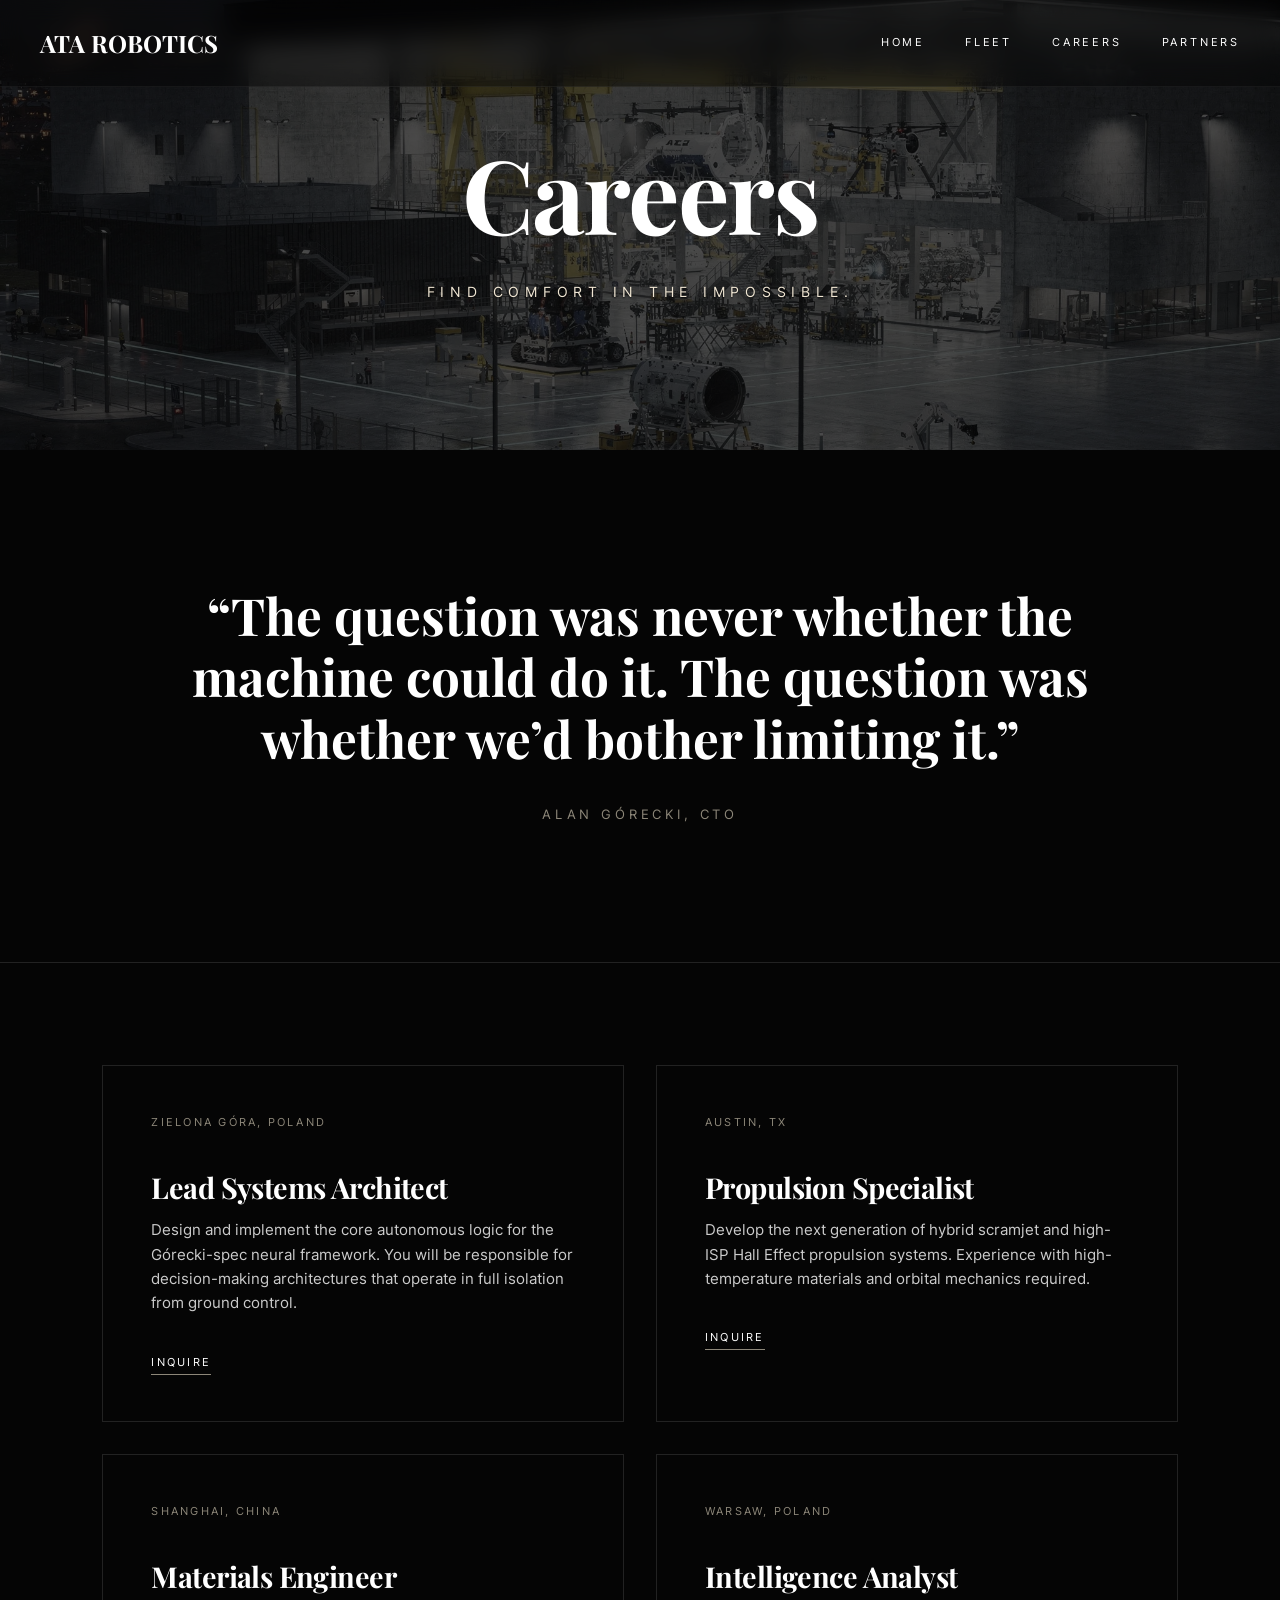
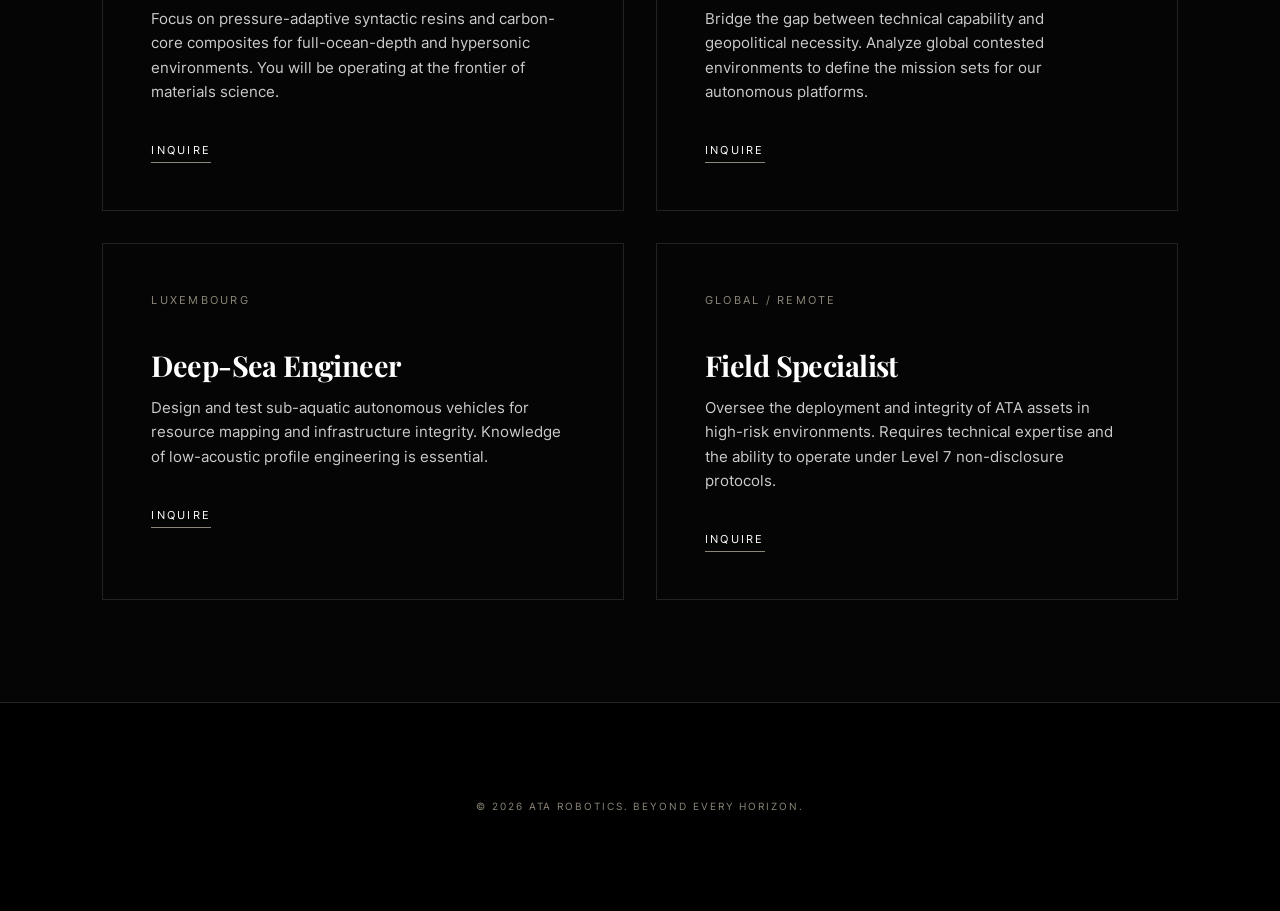
<file: careers/index.html>
<!DOCTYPE html>
<html lang="en">
<head>
    <meta charset="UTF-8">
    <meta name="viewport" content="width=device-width, initial-scale=1.0">
    <title>Careers | ATA Robotics</title>
    
    <!-- Meta -->
    <meta name="description" content="Join ATA Robotics. Building autonomous systems for the final frontiers.">
    
    <!-- Favicon -->
    <link rel="icon" type="image/svg+xml" href="../src/img/favicon.svg">
    
    <!-- Styles -->
    <link rel="stylesheet" href="../src/css/main.css">
    
    <!-- External Scripts -->
    <script src="../src/js/lucide.min.js"></script>
    <style>
        .jobs-grid {
            display: grid;
            grid-template-columns: repeat(auto-fill, minmax(400px, 1fr));
            gap: 2rem;
            padding: 8vw;
            background: #050505;
        }

        .job-card {
            border: 1px solid var(--accent);
            padding: 3rem;
            transition: border-color 0.5s var(--transition);
        }

        .job-card:hover {
            border-color: var(--dim);
        }

        .job-card h3 {
            font-size: 1.8rem;
            margin-bottom: 0.5rem;
        }

        .job-location {
            font-size: 0.7rem;
            text-transform: uppercase;
            letter-spacing: 0.2em;
            color: var(--dim);
            margin-bottom: 2rem;
            display: block;
        }

        .job-card p {
            font-size: 0.95rem;
            color: #ccc;
            margin-bottom: 2rem;
            line-height: 1.6;
        }

        .apply-btn {
            font-size: 0.7rem;
            text-transform: uppercase;
            letter-spacing: 0.2em;
            color: #fff;
            text-decoration: none;
            border-bottom: 1px solid var(--dim);
            padding-bottom: 5px;
            transition: border-color 0.3s;
        }

        .apply-btn:hover {
            border-color: #fff;
        }

        @media (max-width: 600px) {
            .jobs-grid { grid-template-columns: 1fr; padding: 4rem 2rem; }
        }
    </style>
</head>
<body>

    <nav>
        <a href="../" class="logo">ATA ROBOTICS</a>
        <div class="nav-links">
            <a href="../">Home</a>
            <a href="../fleet/">Fleet</a>
            <a href="../careers/">Careers</a>
            <a href="../partners/">Partners</a>
        </div>
    </nav>

    <header class="hero" style="height: 50vh; background-attachment: scroll; background-image: linear-gradient(rgba(0,0,0,0.7), rgba(0,0,0,0.7)), url('../src/img/facility_compressed.webp');">
        <h1>Careers</h1>
        <p>Find comfort in the impossible.</p>
    </header>

    <section class="manifesto-callout" style="border-top: none;">
        <blockquote>&ldquo;The question was never whether the machine could do it. The question was whether we&rsquo;d bother limiting it.&rdquo;</blockquote>
        <cite>Alan Górecki, CTO</cite>
    </section>

    <div class="jobs-grid">
        <!-- Lead Systems Architect -->
        <div class="job-card">
            <span class="job-location">Zielona Góra, Poland</span>
            <h3>Lead Systems Architect</h3>
            <p>Design and implement the core autonomous logic for the Górecki-spec neural framework. You will be responsible for decision-making architectures that operate in full isolation from ground control.</p>
            <a href="mailto:careers@ata.robotics" class="apply-btn">Inquire</a>
        </div>

        <!-- Propulsion Specialist -->
        <div class="job-card">
            <span class="job-location">Austin, TX</span>
            <h3>Propulsion Specialist</h3>
            <p>Develop the next generation of hybrid scramjet and high-ISP Hall Effect propulsion systems. Experience with high-temperature materials and orbital mechanics required.</p>
            <a href="mailto:careers@ata.robotics" class="apply-btn">Inquire</a>
        </div>

        <!-- Materials Engineer -->
        <div class="job-card">
            <span class="job-location">Shanghai, China</span>
            <h3>Materials Engineer</h3>
            <p>Focus on pressure-adaptive syntactic resins and carbon-core composites for full-ocean-depth and hypersonic environments. You will be operating at the frontier of materials science.</p>
            <a href="mailto:careers@ata.robotics" class="apply-btn">Inquire</a>
        </div>

        <!-- Operational Intelligence Analyst -->
        <div class="job-card">
            <span class="job-location">Warsaw, Poland</span>
            <h3>Intelligence Analyst</h3>
            <p>Bridge the gap between technical capability and geopolitical necessity. Analyze global contested environments to define the mission sets for our autonomous platforms.</p>
            <a href="mailto:careers@ata.robotics" class="apply-btn">Inquire</a>
        </div>

        <!-- Deep-Sea Robotics Engineer -->
        <div class="job-card">
            <span class="job-location">Luxembourg</span>
            <h3>Deep-Sea Engineer</h3>
            <p>Design and test sub-aquatic autonomous vehicles for resource mapping and infrastructure integrity. Knowledge of low-acoustic profile engineering is essential.</p>
            <a href="mailto:careers@ata.robotics" class="apply-btn">Inquire</a>
        </div>

        <!-- Field Integrity Specialist -->
        <div class="job-card">
            <span class="job-location">Global / Remote</span>
            <h3>Field Specialist</h3>
            <p>Oversee the deployment and integrity of ATA assets in high-risk environments. Requires technical expertise and the ability to operate under Level 7 non-disclosure protocols.</p>
            <a href="mailto:careers@ata.robotics" class="apply-btn">Inquire</a>
        </div>
    </div>

    <footer>
        <p class="copyright">&copy; 2026 ATA ROBOTICS. BEYOND EVERY HORIZON.</p>
    </footer>

    <!-- Scripts -->
    <script src="../src/js/icons.js"></script>
    <script src="../src/js/main.js"></script>
</body>
</html>
</file>
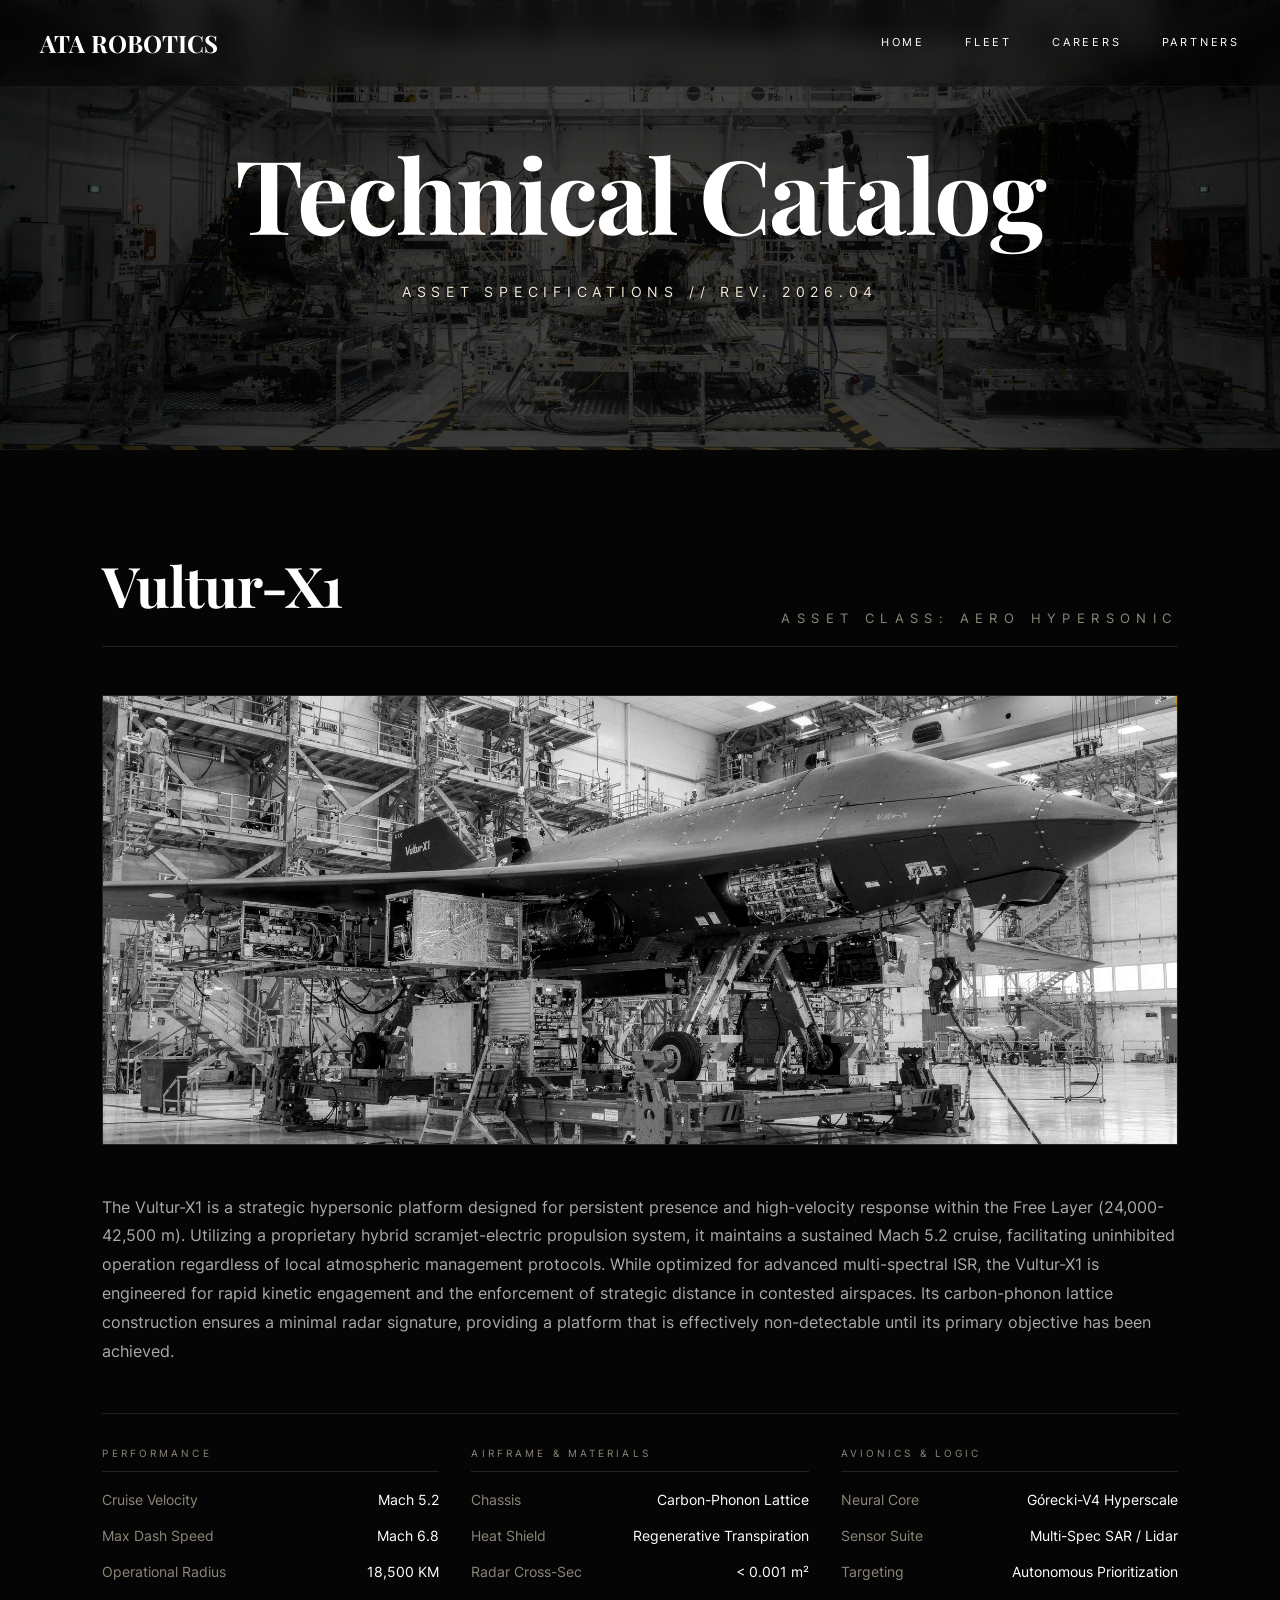
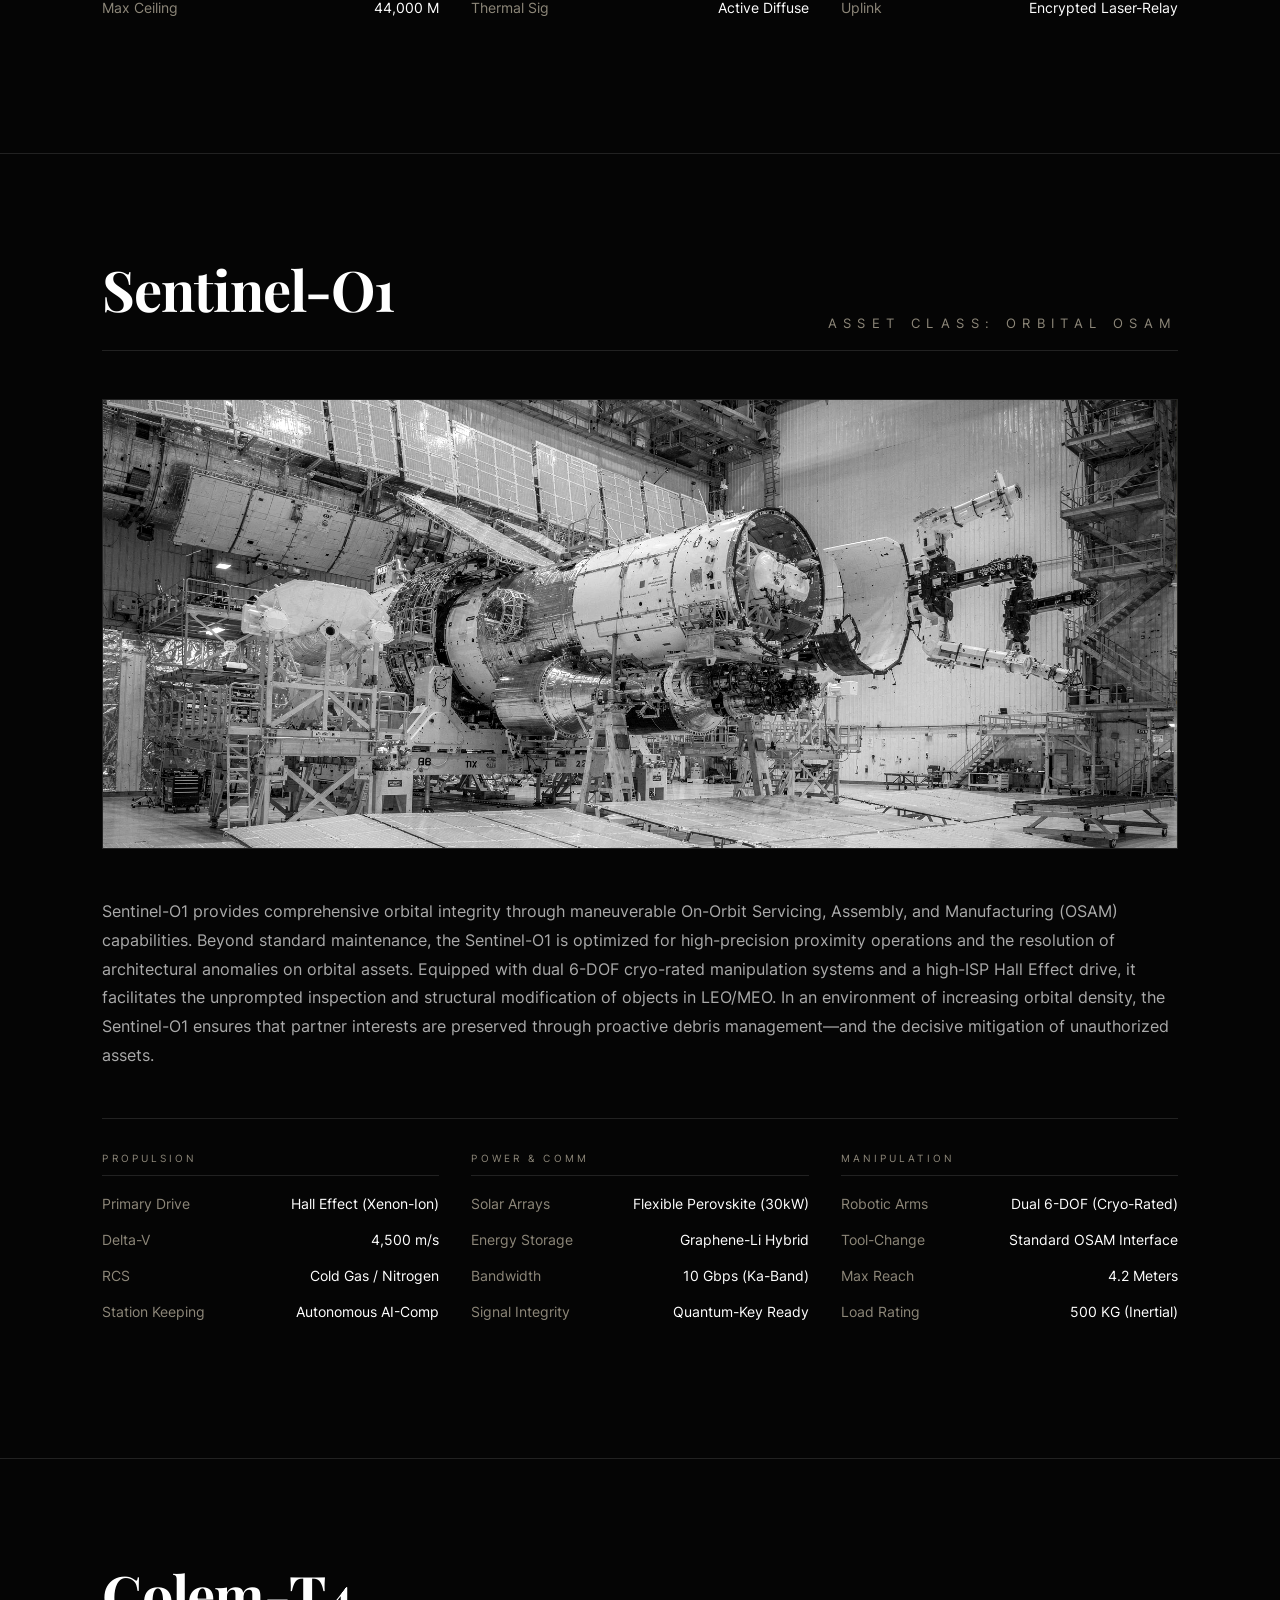
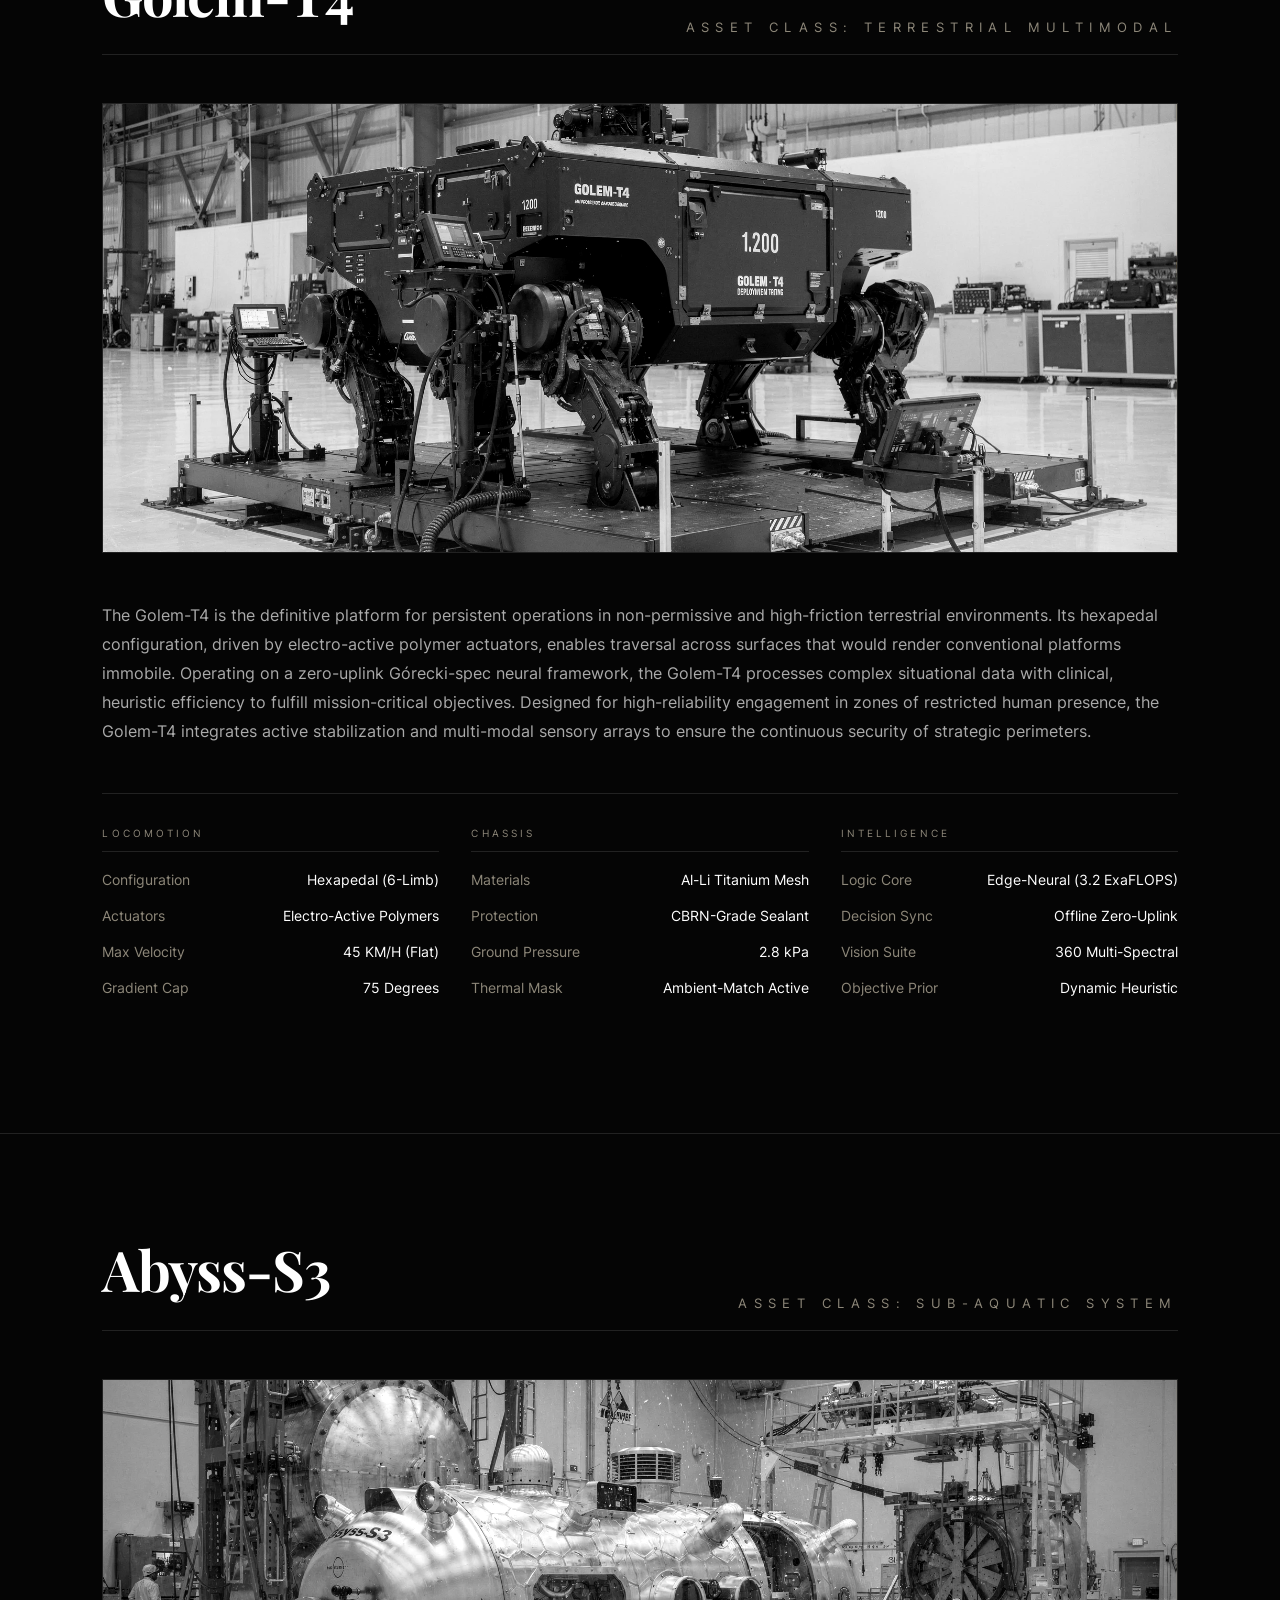
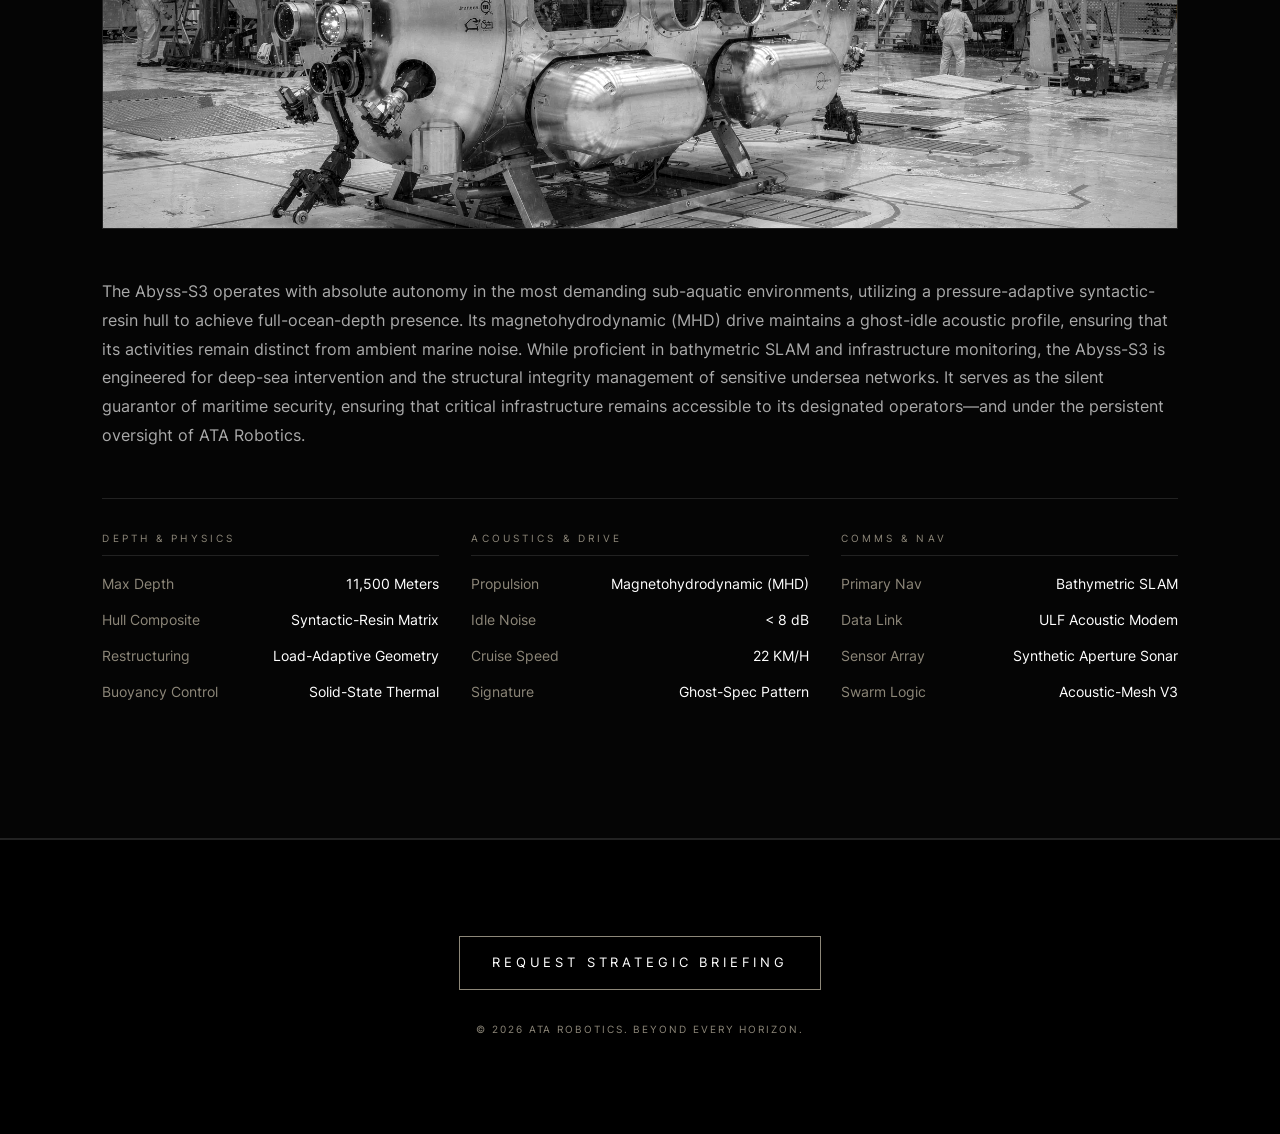
<file: fleet/index.html>
<!DOCTYPE html>
<html lang="en">
<head>
    <meta charset="UTF-8">
    <meta name="viewport" content="width=device-width, initial-scale=1.0">
    <title>Fleet | ATA Robotics</title>
    
    <!-- Meta -->
    <meta name="description" content="Technical catalog for the ATA Robotics autonomous fleet. Detailed asset specifications for the 2026 horizon.">
    
    <!-- Favicon -->
    <link rel="icon" type="image/svg+xml" href="../src/img/favicon.svg">
    
    <!-- Styles -->
    <link rel="stylesheet" href="../src/css/main.css">
    
    <!-- External Scripts -->
    <script src="../src/js/lucide.min.js"></script>
    <style>
        .spec-grid {
            display: grid;
            grid-template-columns: repeat(auto-fit, minmax(300px, 1fr));
            gap: 2rem;
            margin-top: 3rem;
            border-top: 1px solid var(--accent);
            padding-top: 2rem;
        }

        .spec-category {
            margin-bottom: 2rem;
        }

        .spec-category h4 {
            font-size: 0.65rem;
            text-transform: uppercase;
            letter-spacing: 0.3em;
            color: var(--dim);
            margin-bottom: 1rem;
            border-bottom: 1px solid var(--accent);
            padding-bottom: 0.5rem;
        }

        .spec-category ul {
            list-style: none;
        }

        .spec-category li {
            font-size: 0.9rem;
            margin-bottom: 0.8rem;
            display: flex;
            justify-content: space-between;
            color: #ccc;
        }

        .spec-category li span:first-child {
            color: var(--dim);
        }

        .spec-category li span:last-child {
            font-weight: 600;
            color: #fff;
        }

        .asset-header {
            display: flex;
            justify-content: space-between;
            align-items: flex-end;
            margin-bottom: 3rem;
            border-bottom: 1px solid var(--accent);
            padding-bottom: 1rem;
        }

        .asset-header h2 {
            font-size: 3.5rem;
            margin-bottom: 0;
        }

        .asset-code {
            font-family: 'Inter', sans-serif;
            font-size: 0.8rem;
            letter-spacing: 0.5em;
            color: var(--dim);
            text-transform: uppercase;
        }

        .technical-block {
            background: #050505;
            padding: 10vh 8vw;
            border-bottom: 1px solid var(--accent);
        }

        @media (max-width: 900px) {
            .asset-header { flex-direction: column; align-items: flex-start; gap: 1rem; }
            .asset-header h2 { font-size: 2.5rem; }
        }
    </style>
</head>
<body>

    <nav>
        <a href="../" class="logo">ATA ROBOTICS</a>
        <div class="nav-links">
            <a href="../">Home</a>
            <a href="../fleet/">Fleet</a>
            <a href="../careers/">Careers</a>
            <a href="../partners/">Partners</a>
        </div>
    </nav>

    <header class="hero" style="height: 50vh; background-attachment: scroll; background-image: linear-gradient(rgba(0,0,0,0.7), rgba(0,0,0,0.7)), url('../src/img/assembly_facility_compressed.webp');">
        <h1>Technical Catalog</h1>
        <p>Asset Specifications // Rev. 2026.04</p>
    </header>

    <!-- Vultur-X1 -->
    <section class="technical-block" id="aero">
        <div class="asset-header">
            <h2>Vultur-X1</h2>
            <div class="asset-code">Asset Class: Aero Hypersonic</div>
        </div>
        <div class="asset-image" style="background-image: url('../src/img/vultur_fresh_compressed.webp');"></div>
        <p style="color: #aaa; margin-bottom: 3rem; line-height: 1.8;">The Vultur-X1 is a strategic hypersonic platform designed for persistent presence and high-velocity response within the Free Layer (24,000-42,500 m). Utilizing a proprietary hybrid scramjet-electric propulsion system, it maintains a sustained Mach 5.2 cruise, facilitating uninhibited operation regardless of local atmospheric management protocols. While optimized for advanced multi-spectral ISR, the Vultur-X1 is engineered for rapid kinetic engagement and the enforcement of strategic distance in contested airspaces. Its carbon-phonon lattice construction ensures a minimal radar signature, providing a platform that is effectively non-detectable until its primary objective has been achieved.</p>
        
        <div class="spec-grid">
            <div class="spec-category">
                <h4>Performance</h4>
                <ul>
                    <li><span>Cruise Velocity</span> <span>Mach 5.2</span></li>
                    <li><span>Max Dash Speed</span> <span>Mach 6.8</span></li>
                    <li><span>Operational Radius</span> <span>18,500 KM</span></li>
                    <li><span>Max Ceiling</span> <span>44,000 M</span></li>
                </ul>
            </div>
            <div class="spec-category">
                <h4>Airframe & Materials</h4>
                <ul>
                    <li><span>Chassis</span> <span>Carbon-Phonon Lattice</span></li>
                    <li><span>Heat Shield</span> <span>Regenerative Transpiration</span></li>
                    <li><span>Radar Cross-Sec</span> <span>&lt; 0.001 m²</span></li>
                    <li><span>Thermal Sig</span> <span>Active Diffuse</span></li>
                </ul>
            </div>
            <div class="spec-category">
                <h4>Avionics & Logic</h4>
                <ul>
                    <li><span>Neural Core</span> <span>Górecki-V4 Hyperscale</span></li>
                    <li><span>Sensor Suite</span> <span>Multi-Spec SAR / Lidar</span></li>
                    <li><span>Targeting</span> <span>Autonomous Prioritization</span></li>
                    <li><span>Uplink</span> <span>Encrypted Laser-Relay</span></li>
                </ul>
            </div>
        </div>
    </section>

    <!-- Sentinel-O1 -->
    <section class="technical-block" id="orbit">
        <div class="asset-header">
            <h2>Sentinel-O1</h2>
            <div class="asset-code">Asset Class: Orbital OSAM</div>
        </div>
        <div class="asset-image" style="background-image: url('../src/img/sentinel_fresh_compressed.webp');"></div>
        <p style="color: #aaa; margin-bottom: 3rem; line-height: 1.8;">Sentinel-O1 provides comprehensive orbital integrity through maneuverable On-Orbit Servicing, Assembly, and Manufacturing (OSAM) capabilities. Beyond standard maintenance, the Sentinel-O1 is optimized for high-precision proximity operations and the resolution of architectural anomalies on orbital assets. Equipped with dual 6-DOF cryo-rated manipulation systems and a high-ISP Hall Effect drive, it facilitates the unprompted inspection and structural modification of objects in LEO/MEO. In an environment of increasing orbital density, the Sentinel-O1 ensures that partner interests are preserved through proactive debris management—and the decisive mitigation of unauthorized assets.</p>
        
        <div class="spec-grid">
            <div class="spec-category">
                <h4>Propulsion</h4>
                <ul>
                    <li><span>Primary Drive</span> <span>Hall Effect (Xenon-Ion)</span></li>
                    <li><span>Delta-V</span> <span>4,500 m/s</span></li>
                    <li><span>RCS</span> <span>Cold Gas / Nitrogen</span></li>
                    <li><span>Station Keeping</span> <span>Autonomous AI-Comp</span></li>
                </ul>
            </div>
            <div class="spec-category">
                <h4>Power & Comm</h4>
                <ul>
                    <li><span>Solar Arrays</span> <span>Flexible Perovskite (30kW)</span></li>
                    <li><span>Energy Storage</span> <span>Graphene-Li Hybrid</span></li>
                    <li><span>Bandwidth</span> <span>10 Gbps (Ka-Band)</span></li>
                    <li><span>Signal Integrity</span> <span>Quantum-Key Ready</span></li>
                </ul>
            </div>
            <div class="spec-category">
                <h4>Manipulation</h4>
                <ul>
                    <li><span>Robotic Arms</span> <span>Dual 6-DOF (Cryo-Rated)</span></li>
                    <li><span>Tool-Change</span> <span>Standard OSAM Interface</span></li>
                    <li><span>Max Reach</span> <span>4.2 Meters</span></li>
                    <li><span>Load Rating</span> <span>500 KG (Inertial)</span></li>
                </ul>
            </div>
        </div>
    </section>

    <!-- Golem-T4 -->
    <section class="technical-block" id="terra">
        <div class="asset-header">
            <h2>Golem-T4</h2>
            <div class="asset-code">Asset Class: Terrestrial Multimodal</div>
        </div>
        <div class="asset-image" style="background-image: url('../src/img/golem_fresh_compressed.webp');"></div>
        <p style="color: #aaa; margin-bottom: 3rem; line-height: 1.8;">The Golem-T4 is the definitive platform for persistent operations in non-permissive and high-friction terrestrial environments. Its hexapedal configuration, driven by electro-active polymer actuators, enables traversal across surfaces that would render conventional platforms immobile. Operating on a zero-uplink Górecki-spec neural framework, the Golem-T4 processes complex situational data with clinical, heuristic efficiency to fulfill mission-critical objectives. Designed for high-reliability engagement in zones of restricted human presence, the Golem-T4 integrates active stabilization and multi-modal sensory arrays to ensure the continuous security of strategic perimeters.</p>
        
        <div class="spec-grid">
            <div class="spec-category">
                <h4>Locomotion</h4>
                <ul>
                    <li><span>Configuration</span> <span>Hexapedal (6-Limb)</span></li>
                    <li><span>Actuators</span> <span>Electro-Active Polymers</span></li>
                    <li><span>Max Velocity</span> <span>45 KM/H (Flat)</span></li>
                    <li><span>Gradient Cap</span> <span>75 Degrees</span></li>
                </ul>
            </div>
            <div class="spec-category">
                <h4>Chassis</h4>
                <ul>
                    <li><span>Materials</span> <span>Al-Li Titanium Mesh</span></li>
                    <li><span>Protection</span> <span>CBRN-Grade Sealant</span></li>
                    <li><span>Ground Pressure</span> <span>2.8 kPa</span></li>
                    <li><span>Thermal Mask</span> <span>Ambient-Match Active</span></li>
                </ul>
            </div>
            <div class="spec-category">
                <h4>Intelligence</h4>
                <ul>
                    <li><span>Logic Core</span> <span>Edge-Neural (3.2 ExaFLOPS)</span></li>
                    <li><span>Decision Sync</span> <span>Offline Zero-Uplink</span></li>
                    <li><span>Vision Suite</span> <span>360 Multi-Spectral</span></li>
                    <li><span>Objective Prior</span> <span>Dynamic Heuristic</span></li>
                </ul>
            </div>
        </div>
    </section>

    <!-- Abyss-S3 -->
    <section class="technical-block" id="aqua">
        <div class="asset-header">
            <h2>Abyss-S3</h2>
            <div class="asset-code">Asset Class: Sub-Aquatic System</div>
        </div>
        <div class="asset-image" style="background-image: url('../src/img/abyss_fresh_compressed.webp');"></div>
        <p style="color: #aaa; margin-bottom: 3rem; line-height: 1.8;">The Abyss-S3 operates with absolute autonomy in the most demanding sub-aquatic environments, utilizing a pressure-adaptive syntactic-resin hull to achieve full-ocean-depth presence. Its magnetohydrodynamic (MHD) drive maintains a ghost-idle acoustic profile, ensuring that its activities remain distinct from ambient marine noise. While proficient in bathymetric SLAM and infrastructure monitoring, the Abyss-S3 is engineered for deep-sea intervention and the structural integrity management of sensitive undersea networks. It serves as the silent guarantor of maritime security, ensuring that critical infrastructure remains accessible to its designated operators—and under the persistent oversight of ATA Robotics.</p>
        
        <div class="spec-grid">
            <div class="spec-category">
                <h4>Depth & Physics</h4>
                <ul>
                    <li><span>Max Depth</span> <span>11,500 Meters</span></li>
                    <li><span>Hull Composite</span> <span>Syntactic-Resin Matrix</span></li>
                    <li><span>Restructuring</span> <span>Load-Adaptive Geometry</span></li>
                    <li><span>Buoyancy Control</span> <span>Solid-State Thermal</span></li>
                </ul>
            </div>
            <div class="spec-category">
                <h4>Acoustics & Drive</h4>
                <ul>
                    <li><span>Propulsion</span> <span>Magnetohydrodynamic (MHD)</span></li>
                    <li><span>Idle Noise</span> <span>&lt; 8 dB</span></li>
                    <li><span>Cruise Speed</span> <span>22 KM/H</span></li>
                    <li><span>Signature</span> <span>Ghost-Spec Pattern</span></li>
                </ul>
            </div>
            <div class="spec-category">
                <h4>Comms & Nav</h4>
                <ul>
                    <li><span>Primary Nav</span> <span>Bathymetric SLAM</span></li>
                    <li><span>Data Link</span> <span>ULF Acoustic Modem</span></li>
                    <li><span>Sensor Array</span> <span>Synthetic Aperture Sonar</span></li>
                    <li><span>Swarm Logic</span> <span>Acoustic-Mesh V3</span></li>
                </ul>
            </div>
        </div>
    </section>

    <footer>
        <a href="mailto:ops@ata.robotics" class="contact-link">Request Strategic Briefing</a>
        <p class="copyright">&copy; 2026 ATA ROBOTICS. BEYOND EVERY HORIZON.</p>
    </footer>

    <!-- Scripts -->
    <script src="../src/js/icons.js"></script>
    <script src="../src/js/main.js"></script>
</body>
</html>
</file>
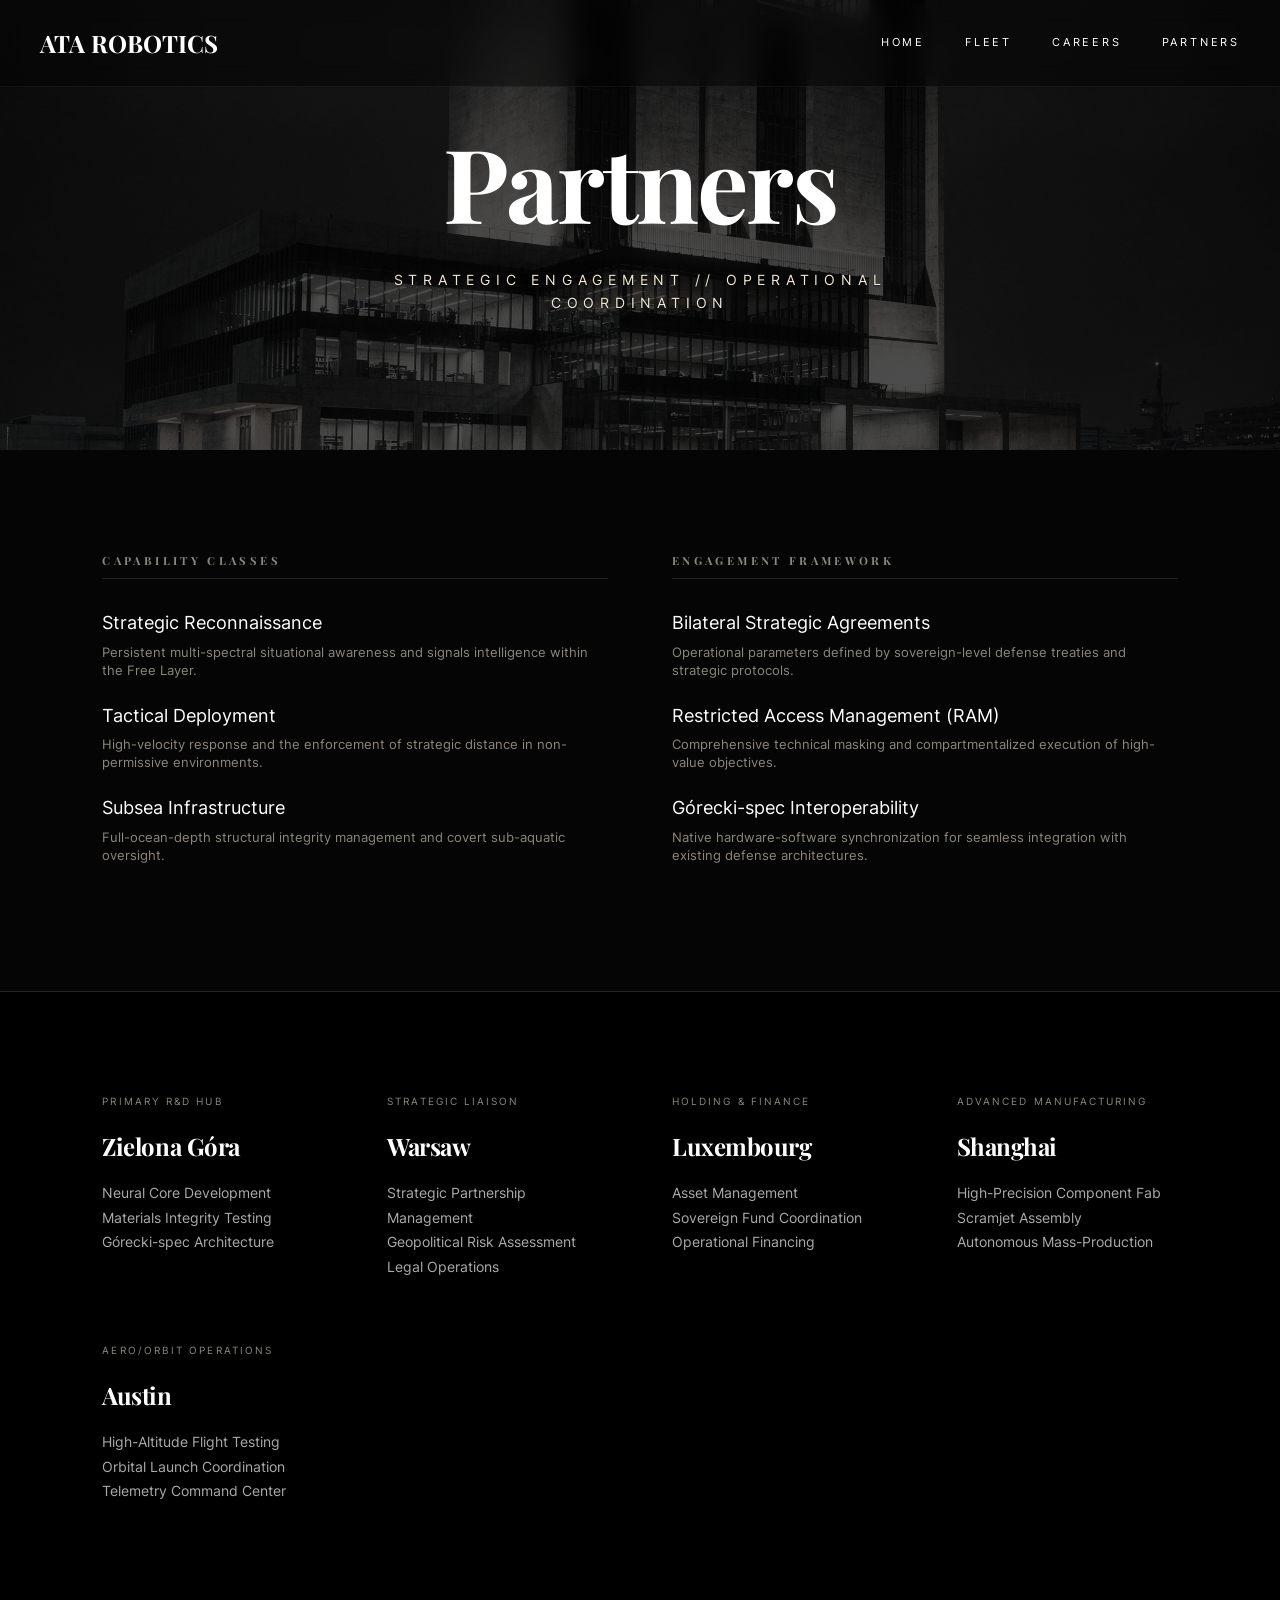
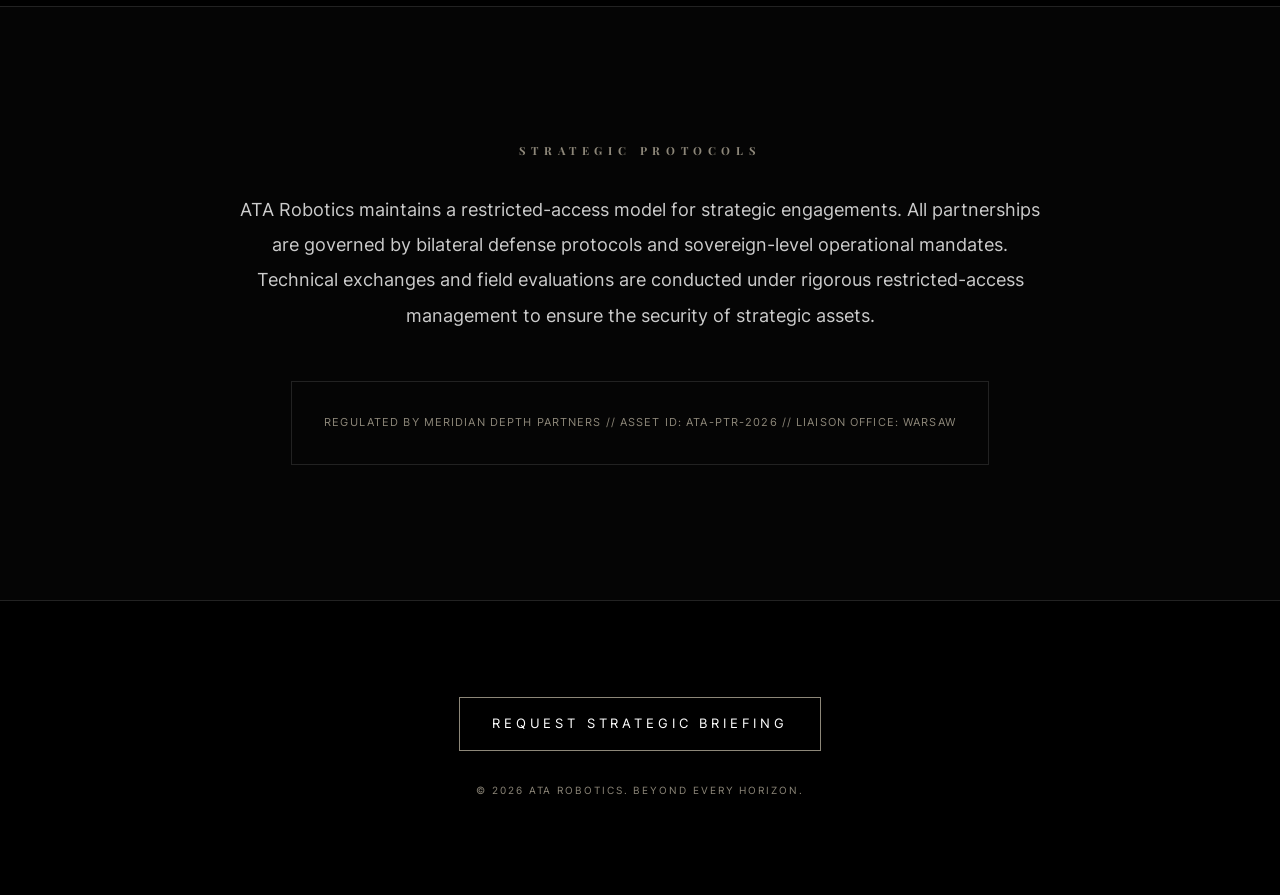
<file: partners/index.html>
<!DOCTYPE html>
<html lang="en">
<head>
    <meta charset="UTF-8">
    <meta name="viewport" content="width=device-width, initial-scale=1.0">
    <title>Partners | ATA Robotics</title>
    
    <!-- Meta -->
    <meta name="description" content="Strategic partnerships and global operations of ATA Robotics. Governed by bilateral strategic agreements.">
    
    <!-- Favicon -->
    <link rel="icon" type="image/svg+xml" href="../src/img/favicon.svg">
    
    <!-- Styles -->
    <link rel="stylesheet" href="../src/css/main.css">
    
    <!-- External Scripts -->
    <script src="../src/js/lucide.min.js"></script>
    <style>
        .partnership-tiers {
            padding: 8vw;
            display: grid;
            grid-template-columns: repeat(auto-fit, minmax(300px, 1fr));
            gap: 4rem;
            background: #050505;
            border-bottom: 1px solid var(--accent);
        }

        .tier h3 {
            font-size: 0.7rem;
            text-transform: uppercase;
            letter-spacing: 0.3em;
            color: var(--dim);
            margin-bottom: 2rem;
            border-bottom: 1px solid var(--accent);
            padding-bottom: 0.5rem;
        }

        .tier ul {
            list-style: none;
        }

        .tier li {
            margin-bottom: 1.5rem;
            font-size: 1.1rem;
            color: #fff;
            line-height: 1.4;
        }

        .tier li span {
            display: block;
            font-size: 0.8rem;
            color: var(--dim);
            margin-top: 0.5rem;
        }

        .hubs-grid {
            display: grid;
            grid-template-columns: repeat(auto-fit, minmax(200px, 1fr));
            gap: 4rem;
            padding: 8vw;
            background: #000;
        }

        .hub-item h3 {
            font-size: 1.5rem;
            margin-bottom: 1rem;
        }

        .hub-item .hub-label {
            font-size: 0.65rem;
            text-transform: uppercase;
            letter-spacing: 0.2em;
            color: var(--dim);
            margin-bottom: 1rem;
            display: block;
        }

        .hub-item p {
            font-size: 0.85rem;
            color: #aaa;
            line-height: 1.8;
        }

        .nda-section {
            padding: 15vh 10vw;
            text-align: center;
            background: #050505;
            border-top: 1px solid var(--accent);
        }

        .nda-section h2 {
            font-size: 0.7rem;
            text-transform: uppercase;
            letter-spacing: 0.5em;
            color: var(--dim);
            margin-bottom: 2rem;
        }

        .nda-text {
            max-width: 800px;
            margin: 0 auto;
            font-size: 1.1rem;
            color: #ccc;
            line-height: 2;
            margin-bottom: 3rem;
        }

        .protocol-box {
            border: 1px solid var(--accent);
            padding: 2rem;
            display: inline-block;
            text-align: left;
            font-family: 'Inter', sans-serif;
            font-size: 0.7rem;
            text-transform: uppercase;
            letter-spacing: 0.1em;
            color: var(--dim);
        }
    </style>
</head>
<body>

    <nav>
        <a href="../" class="logo">ATA ROBOTICS</a>
        <div class="nav-links">
            <a href="../">Home</a>
            <a href="../fleet/">Fleet</a>
            <a href="../careers/">Careers</a>
            <a href="../partners/">Partners</a>
        </div>
    </nav>

    <header class="hero" style="height: 50vh; background-attachment: scroll; background-image: linear-gradient(rgba(0,0,0,0.7), rgba(0,0,0,0.7)), url('../src/img/monolithic_corporate_headquarters_compressed.webp');">
        <h1>Partners</h1>
        <p>Strategic Engagement // Operational Coordination</p>
    </header>

    <section class="partnership-tiers">
        <div class="tier">
            <h3>Capability Classes</h3>
            <ul>
                <li>Strategic Reconnaissance <span>Persistent multi-spectral situational awareness and signals intelligence within the Free Layer.</span></li>
                <li>Tactical Deployment <span>High-velocity response and the enforcement of strategic distance in non-permissive environments.</span></li>
                <li>Subsea Infrastructure <span>Full-ocean-depth structural integrity management and covert sub-aquatic oversight.</span></li>
            </ul>
        </div>
        <div class="tier">
            <h3>Engagement Framework</h3>
            <ul>
                <li>Bilateral Strategic Agreements <span>Operational parameters defined by sovereign-level defense treaties and strategic protocols.</span></li>
                <li>Restricted Access Management (RAM) <span>Comprehensive technical masking and compartmentalized execution of high-value objectives.</span></li>
                <li>Górecki-spec Interoperability <span>Native hardware-software synchronization for seamless integration with existing defense architectures.</span></li>
            </ul>
        </div>
    </section>

    <div class="hubs-grid">
        <div class="hub-item">
            <span class="hub-label">Primary R&D Hub</span>
            <h3>Zielona Góra</h3>
            <p>Neural Core Development<br>Materials Integrity Testing<br>Górecki-spec Architecture</p>
        </div>
        <div class="hub-item">
            <span class="hub-label">Strategic Liaison</span>
            <h3>Warsaw</h3>
            <p>Strategic Partnership Management<br>Geopolitical Risk Assessment<br>Legal Operations</p>
        </div>
        <div class="hub-item">
            <span class="hub-label">Holding & Finance</span>
            <h3>Luxembourg</h3>
            <p>Asset Management<br>Sovereign Fund Coordination<br>Operational Financing</p>
        </div>
        <div class="hub-item">
            <span class="hub-label">Advanced Manufacturing</span>
            <h3>Shanghai</h3>
            <p>High-Precision Component Fab<br>Scramjet Assembly<br>Autonomous Mass-Production</p>
        </div>
        <div class="hub-item">
            <span class="hub-label">Aero/Orbit Operations</span>
            <h3>Austin</h3>
            <p>High-Altitude Flight Testing<br>Orbital Launch Coordination<br>Telemetry Command Center</p>
        </div>
    </div>

    <section class="nda-section">
        <h2>Strategic Protocols</h2>
        <div class="nda-text">
            ATA Robotics maintains a restricted-access model for strategic engagements. All partnerships are governed by bilateral defense protocols and sovereign-level operational mandates. Technical exchanges and field evaluations are conducted under rigorous restricted-access management to ensure the security of strategic assets.
        </div>
        <div class="protocol-box">
            REGULATED BY MERIDIAN DEPTH PARTNERS // ASSET ID: ATA-PTR-2026 // LIAISON OFFICE: WARSAW
        </div>
    </section>

    <footer>
        <a href="mailto:ops@ata.robotics" class="contact-link">Request Strategic Briefing</a>
        <p class="copyright">&copy; 2026 ATA ROBOTICS. BEYOND EVERY HORIZON.</p>
    </footer>

    <!-- Scripts -->
    <script src="../src/js/icons.js"></script>
    <script src="../src/js/main.js"></script>
</body>
</html>
</file>
<file: src/css/main.css>
@font-face {
    font-family: 'Inter';
    src: url('../fonts/Inter-Regular.ttf') format('truetype');
    font-weight: 100 900;
    font-display: swap;
}

@font-face {
    font-family: 'Playfair Display';
    src: url('../fonts/PlayfairDisplay-Bold.ttf') format('truetype');
    font-weight: 100 900;
    font-style: normal;
    font-display: swap;
}

@font-face {
    font-family: 'Playfair Display';
    src: url('../fonts/PlayfairDisplay-Bold.ttf') format('truetype');
    font-weight: 100 900;
    font-style: italic;
    font-display: swap;
}

:root {
    --bg: #000;
    --text: #fff;
    --accent: #222;
    --dim: #8d8779;
    --transition: cubic-bezier(0.16, 1, 0.3, 1);
}

* {
    margin: 0;
    padding: 0;
    box-sizing: border-box;
}

html {
    scroll-behavior: smooth;
}

body {
    background-color: var(--bg);
    color: var(--text);
    font-family: 'Inter', sans-serif;
    overflow-x: hidden;
    line-height: 1.6;
}

h1, h2, h3 {
    font-family: 'Playfair Display', serif;
    font-weight: 900;
    letter-spacing: -0.02em;
}

/* Navigation */
nav {
    position: fixed;
    top: 0;
    width: 100%;
    padding: 1.5rem 2.5rem;
    display: flex;
    justify-content: space-between;
    align-items: center;
    z-index: 1000;
    background: rgba(0, 0, 0, 0.4);
    backdrop-filter: blur(12px);
    -webkit-backdrop-filter: blur(12px);
    border-bottom: 1px solid rgba(255, 255, 255, 0.05);
}

.logo {
    font-family: 'Playfair Display', serif;
    font-size: 1.5rem;
    font-weight: 900;
    text-decoration: none;
    color: var(--text);
}

.nav-links {
    display: flex;
    gap: 2.5rem;
}

.nav-links a {
    color: var(--text);
    text-decoration: none;
    font-size: 0.7rem;
    text-transform: uppercase;
    letter-spacing: 0.25em;
    font-weight: 600;
    transition: opacity 0.3s var(--transition);
}

.nav-links a:hover {
    opacity: 0.5;
}

/* Hero Section */
.hero {
    height: 100vh;
    display: flex;
    flex-direction: column;
    justify-content: center;
    align-items: center;
    text-align: center;
    padding: 2rem;
    position: relative;
    background: linear-gradient(rgba(0,0,0,0.7), rgba(0,0,0,0.7)), 
                url('../img/homepage_hero_compressed.webp') center/cover no-repeat fixed;
}

.hero.is-loaded {
    /* Handled via JS inline styles for maximum stability */
}

.hero h1 {
    font-size: clamp(2.5rem, 8vw, 7.5rem);
    line-height: 0.9;
    margin-bottom: 2.5rem;
    opacity: 0;
    transform: translateY(40px);
    animation: fadeInUp 1.8s var(--transition) forwards;
}

.hero p {
    font-size: 0.9rem;
    max-width: 600px;
    text-transform: uppercase;
    letter-spacing: 0.4em;
    font-weight: 400;
    opacity: 0;
    animation: fadeInUp 1.8s var(--transition) 0.4s forwards;
    color: #f1e7d4;
    text-shadow: 0 1px 2px rgba(0, 0, 0, 0.75), 0 0 18px rgba(0, 0, 0, 0.45);
}

/* Manifesto Split */
.manifesto-callout {
    padding: 15vh 10vw;
    background: #050505;
    text-align: center;
    border-top: 1px solid var(--accent);
    border-bottom: 1px solid var(--accent);
}

.manifesto-callout blockquote {
    font-family: 'Playfair Display', serif;
    font-size: clamp(1.5rem, 4vw, 3.5rem);
    font-style: italic;
    margin-bottom: 2rem;
    line-height: 1.2;
}

.manifesto-callout cite {
    font-size: 0.8rem;
    text-transform: uppercase;
    letter-spacing: 0.3em;
    color: var(--dim);
    font-style: normal;
}

/* Video Section */
.video-section {
    padding: 15vh 8vw;
    background: #000;
    border-bottom: 1px solid var(--accent);
}

.video-header {
    margin-bottom: 4rem;
    text-align: center;
}

.video-header h2 {
    font-size: clamp(2rem, 5vw, 4rem);
    margin-bottom: 1.5rem;
}

.video-header p {
    color: var(--dim);
    max-width: 600px;
    margin: 0 auto;
    font-size: 0.9rem;
    text-transform: uppercase;
    letter-spacing: 0.1em;
}

.video-wrapper {
    position: relative;
    width: 100%;
    max-width: 1100px;
    margin: 0 auto;
    aspect-ratio: 16/9;
    border: 1px solid var(--accent);
    background: #050505;
    overflow: hidden;
    box-shadow: 0 40px 100px rgba(0,0,0,0.8);
}

.video-wrapper iframe {
    position: absolute;
    top: 0;
    left: 0;
    width: 100%;
    height: 100%;
    border: 0;
    filter: grayscale(0.2) contrast(1.1);
    transition: filter 0.8s var(--transition);
}

.video-wrapper:hover iframe {
    filter: grayscale(0) contrast(1);
}

.video-overlay {
    position: absolute;
    top: 1.5rem;
    right: 1.5rem;
    z-index: 10;
    display: flex;
    align-items: center;
    gap: 0.75rem;
    background: rgba(0,0,0,0.7);
    padding: 0.6rem 1.2rem;
    border: 1px solid rgba(255,255,255,0.1);
    backdrop-filter: blur(4px);
    -webkit-backdrop-filter: blur(4px);
    pointer-events: none;
}

.status-text {
    font-size: 0.6rem;
    letter-spacing: 0.25em;
    font-weight: 800;
    color: #fff;
}

.status-dot {
    width: 8px;
    height: 8px;
    background: #ff3b30;
    border-radius: 50%;
    box-shadow: 0 0 10px #ff3b30;
    animation: pulse 2s infinite;
}

@keyframes pulse {
    0% { opacity: 1; transform: scale(1); }
    50% { opacity: 0.4; transform: scale(0.8); }
    100% { opacity: 1; transform: scale(1); }
}

/* Domain Sections */
.section {
    min-height: 110vh;
    display: flex;
    align-items: center;
    padding: 8vw;
    position: relative;
    gap: 5vw;
}

.section:nth-child(even) {
    flex-direction: row-reverse;
    text-align: right;
}

.section-content {
    flex: 1;
    max-width: 550px;
    z-index: 2;
}

.section-image {
    flex: 1.6;
    height: 85vh;
    position: relative;
    overflow: hidden;
    border: 1px solid var(--accent);
}

.label {
    font-size: 0.7rem;
    letter-spacing: 0.5em;
    text-transform: uppercase;
    color: var(--dim);
    margin-bottom: 1.5rem;
    display: block;
}

.section h2 {
    font-size: clamp(2.5rem, 6vw, 4.5rem);
    margin-bottom: 2.5rem;
    line-height: 1;
}

.section p {
    font-size: 1.05rem;
    color: #aaa;
    margin-bottom: 2.5rem;
    line-height: 1.8;
}

.tech-specs {
    display: grid;
    grid-template-columns: 1fr 1fr;
    gap: 2rem;
    border-top: 1px solid var(--accent);
    padding-top: 2rem;
    text-align: left;
}

.tech-specs div span {
    display: block;
    font-size: 0.6rem;
    text-transform: uppercase;
    color: var(--dim);
    margin-bottom: 0.5rem;
}

.tech-specs div p {
    font-size: 0.9rem;
    font-weight: 600;
    color: #fff;
    margin-bottom: 0;
}

.asset-image {
    width: 100%;
    height: 50vh;
    position: relative;
    overflow: hidden;
    background-size: cover;
    background-position: center;
    border: 1px solid var(--accent);
    margin-bottom: 3rem;
}

.section-image::before,
.asset-image::before {
    content: '';
    position: absolute;
    inset: 0;
    background-image: var(--image-url, inherit);
    background-size: cover;
    background-position: center;
    filter: grayscale(1) contrast(1.1);
    transform: scale(1);
    transition: filter 1.2s var(--transition), transform 1.2s var(--transition);
    will-change: filter, transform;
    backface-visibility: hidden;
    transform-origin: center;
}

.section:hover .section-image::before,
.asset-image:hover::before {
    filter: grayscale(0.2) contrast(1);
    transform: scale(1.02);
}

/* Domain Images */
.aero { --image-url: url('../img/vultur-x1_compressed.webp'); }
.orbit { --image-url: url('../img/sentinel-o1_compressed.webp'); }
.terra { --image-url: url('../img/golem-t4_compressed.webp'); }
.aqua { --image-url: url('../img/abyss-s3_compressed.webp'); }

/* High-Res Signal (Handled via JS inline styles for maximum stability) */
.is-loaded {
    /* Class persists for state tracking */
}

/* Founders Section */
.founders {
    padding: 15vh 8vw;
    display: grid;
    grid-template-columns: 1fr 1fr;
    gap: 10vw;
    background: #000;
    border-top: 1px solid var(--accent);
}

.founder-card h3 {
    font-size: 2.5rem;
    margin-bottom: 1rem;
}

.founder-card .role {
    font-size: 0.7rem;
    text-transform: uppercase;
    letter-spacing: 0.3em;
    color: var(--dim);
    margin-bottom: 2rem;
    display: block;
}

.founder-card blockquote {
    font-size: 1.1rem;
    font-style: italic;
    color: #ccc;
    border-left: 2px solid var(--dim);
    padding-left: 1.5rem;
    margin-bottom: 2rem;
}

/* Footer & Partners */
.partners {
    padding: 10vh 8vw;
    text-align: center;
    border-top: 1px solid var(--accent);
    background: #050505;
}

.partners h2 {
    font-size: 0.8rem;
    text-transform: uppercase;
    letter-spacing: 0.5em;
    color: var(--dim);
    margin-bottom: 3rem;
}

.partners-notice {
    max-width: 700px;
    margin: 0 auto;
    font-size: 0.9rem;
    color: var(--dim);
    line-height: 2;
}

footer {
    padding: 6rem 2rem;
    border-top: 1px solid var(--accent);
    text-align: center;
    display: flex;
    flex-direction: column;
    align-items: center;
    gap: 2rem;
}

.contact-link {
    color: #fff;
    text-decoration: none;
    font-size: 0.8rem;
    text-transform: uppercase;
    letter-spacing: 0.3em;
    border: 1px solid var(--dim);
    padding: 1rem 2rem;
    transition: all 0.3s ease;
}

.contact-link:hover {
    background: #fff;
    color: #000;
}

.copyright {
    font-size: 0.6rem;
    letter-spacing: 0.2em;
    color: var(--dim);
    text-transform: uppercase;
}

@keyframes fadeInUp {
    to {
        opacity: 1;
        transform: translateY(0);
    }
}

.scroll-indicator {
    position: absolute;
    bottom: 3rem;
    left: 50%;
    transform: translateX(-50%);
    display: inline-flex;
    align-items: center;
    justify-content: center;
    width: 3.5rem;
    height: 3.5rem;
    border: 1px solid rgba(241, 231, 212, 0.45);
    border-radius: 999px;
    background: rgba(10, 10, 10, 0.4);
    backdrop-filter: blur(6px);
    -webkit-backdrop-filter: blur(6px);
    animation: bounce 2.5s infinite;
    color: #f1e7d4;
    cursor: pointer;
    transition: color 0.3s ease, border-color 0.3s ease, background-color 0.3s ease;
}

.scroll-indicator:hover {
    color: #fff;
    border-color: rgba(255, 255, 255, 0.9);
    background: rgba(20, 20, 20, 0.72);
}

.scroll-indicator svg {
    width: 1.6rem;
    height: 1.6rem;
    stroke-width: 2.4;
}

@keyframes bounce {
    0%, 20%, 50%, 80%, 100% {transform: translate(-50%, 0);}
    40% {transform: translate(-50%, -15px);}
    60% {transform: translate(-50%, -7px);}
}

@media (max-width: 900px) {
    nav {
        padding: 1rem 1.5rem;
    }

    .logo {
        font-size: 1.1rem;
    }

    .nav-links {
        gap: 1.2rem;
    }

    .nav-links a {
        font-size: 0.6rem;
        letter-spacing: 0.15em;
    }

    .hero {
        background-attachment: scroll;
        filter: none !important;
    }

    .hero h1 { 
        font-size: clamp(2rem, 12vw, 3.5rem); 
    }

    .section, .founders {
        grid-template-columns: 1fr;
        flex-direction: column !important;
        text-align: left !important;
        padding: 4rem 1.5rem;
        min-height: auto;
    }

    .section-image, .asset-image, 
    .section:hover .section-image,
    .asset-image:hover {
        width: 100%;
        height: 40vh;
        margin-top: 2rem;
        order: -1; /* Image first on mobile for better flow */
        flex: none;
    }

    .section-image::before,
    .asset-image::before,
    .section:hover .section-image::before,
    .asset-image:hover::before {
        filter: none !important;
        transform: none !important;
    }

    .section:nth-child(even) .section-image {
        order: -1;
    }

    .tech-specs {
        grid-template-columns: 1fr;
    }

    .manifesto-callout {
        padding: 8rem 1.5rem;
    }

    .jobs-grid {
        grid-template-columns: 1fr !important;
        padding: 2rem 1.5rem !important;
    }

    .spec-grid {
        grid-template-columns: 1fr !important;
    }
}
</file>
